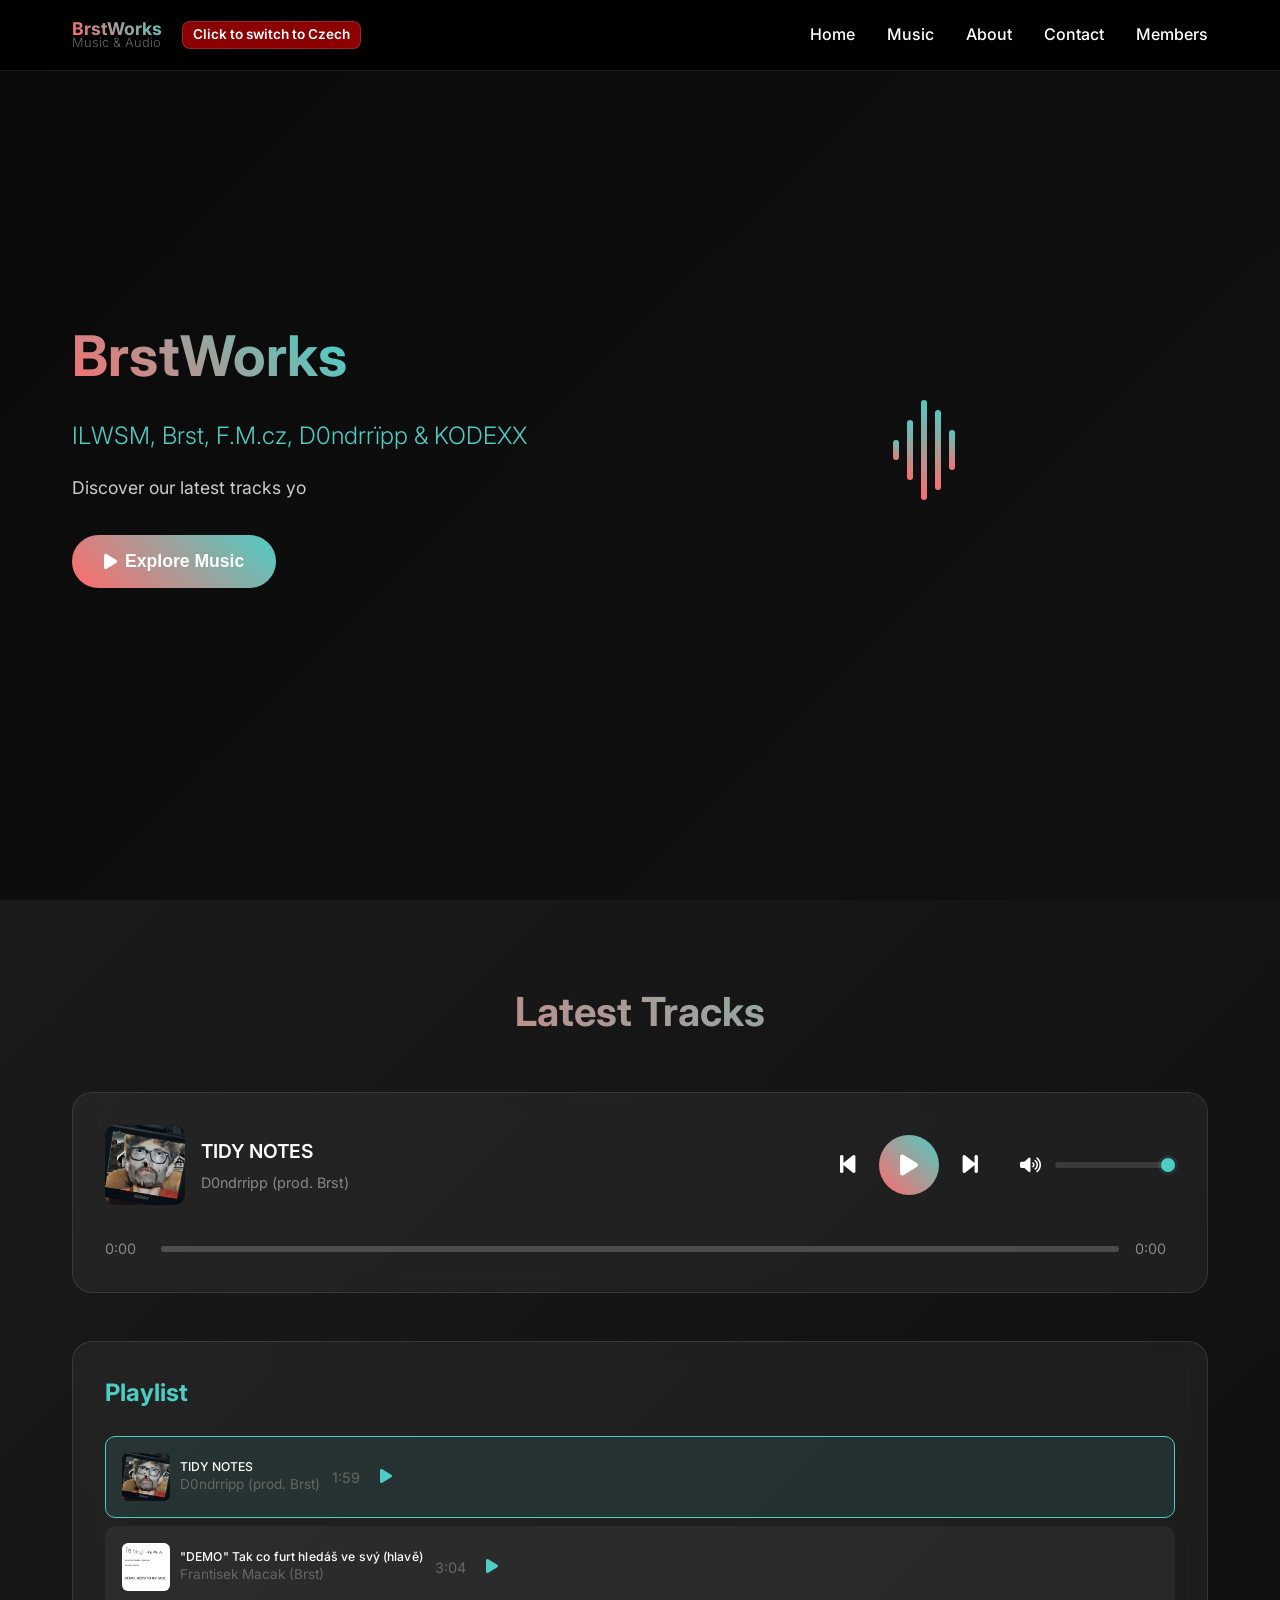
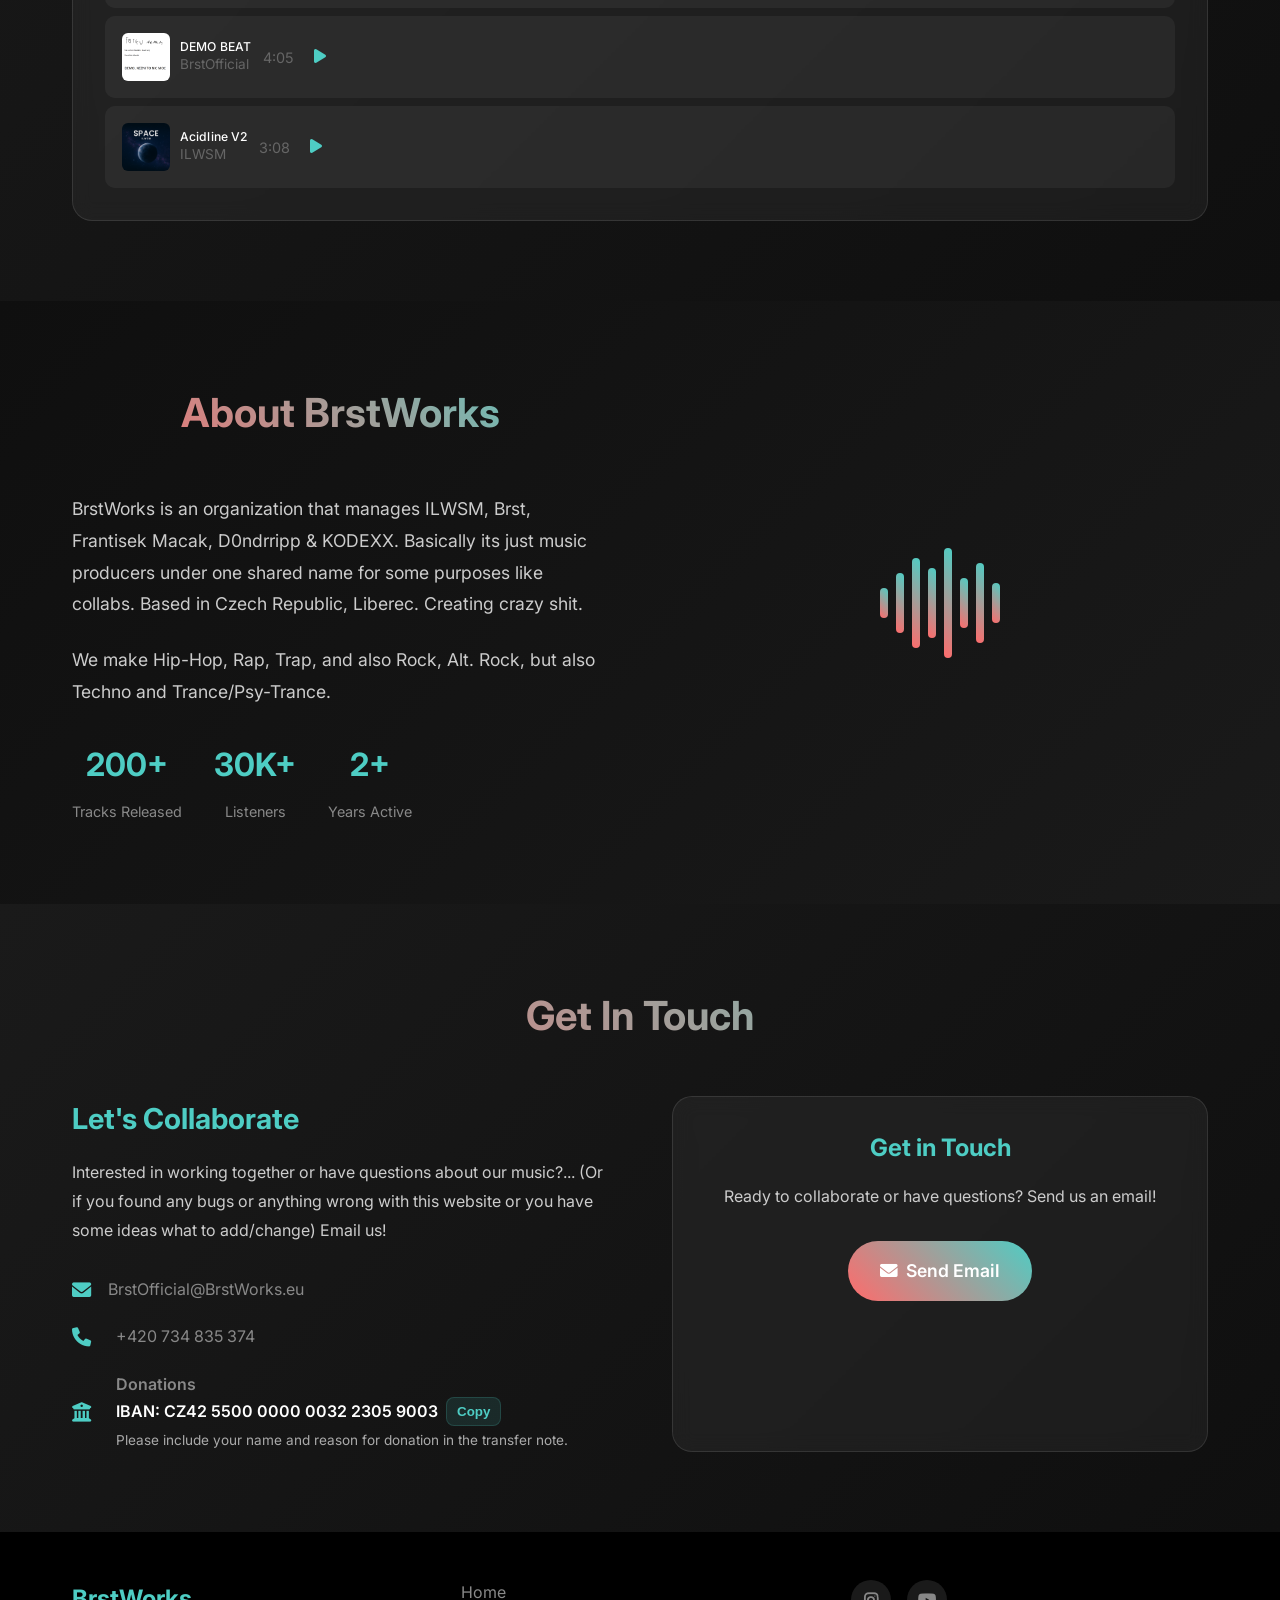
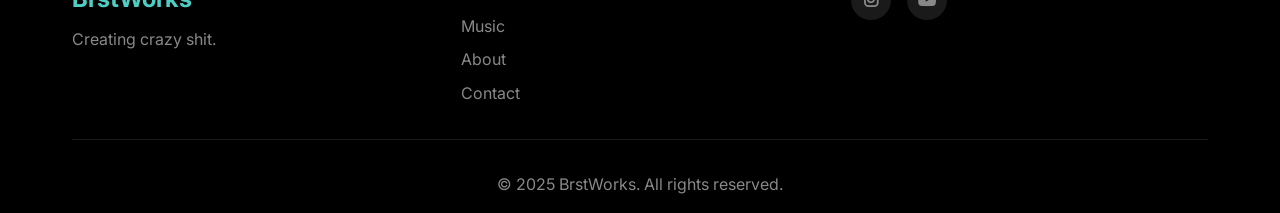
<file: index.html>
﻿<!DOCTYPE html>
<html lang="en">
<head>
    <meta charset="UTF-8">
    <meta name="viewport" content="width=device-width, initial-scale=1.0">
    <title>BrstWorks - Music & Audio</title>
    <meta name="description" content="BrstWorks Official Website.">
    <meta name="robots" content="index, follow">
    <meta name="googlebot" content="index, follow">
    <meta property="og:image" content="assets/images/logo.png">
    <meta property="og:url" content="https://BrstWorks.eu/">
    <meta property="og:type" content="website">
    <meta property="og:site_name" content="BrstWorks Web">
    <meta name="copyright" content="© 2025 BrstWorks">
    <link rel="stylesheet" href="styles.css">
    <link rel="apple-touch-icon" sizes="57x57" href="assets/images/apple-icon-57x57.png">
    <link rel="apple-touch-icon" sizes="60x60" href="assets/images/apple-icon-60x60.png">
    <link rel="apple-touch-icon" sizes="72x72" href="assets/images/apple-icon-72x72.png">
    <link rel="apple-touch-icon" sizes="76x76" href="assets/images/apple-icon-76x76.png">
    <link rel="apple-touch-icon" sizes="114x114" href="assets/images/apple-icon-114x114.png">
    <link rel="apple-touch-icon" sizes="120x120" href="assets/images/apple-icon-120x120.png">
    <link rel="apple-touch-icon" sizes="144x144" href="assets/images/apple-icon-144x144.png">
    <link rel="apple-touch-icon" sizes="152x152" href="assets/images/apple-icon-152x152.png">
    <link rel="apple-touch-icon" sizes="180x180" href="assets/images/apple-icon-180x180.png">
    <link rel="icon" type="image/png" sizes="192x192"  href="assets/images/android-icon-192x192.png">
    <link rel="icon" type="image/png" sizes="32x32" href="assets/images/favicon-32x32.png">
    <link rel="icon" type="image/png" sizes="96x96" href="assets/images/favicon-96x96.png">
    <link rel="icon" type="image/png" sizes="16x16" href="assets/images/favicon-16x16.png">
    <link rel="manifest" href="assets/manifest.json">
    <meta name="msapplication-TileColor" content="#ffffff">
    <meta name="msapplication-TileImage" content="assets/images/ms-icon-144x144.png">
    <meta name="theme-color" content="#ffffff">
    <link rel="preconnect" href="https://fonts.googleapis.com">
    <link rel="preconnect" href="https://fonts.gstatic.com" crossorigin>
    <link href="https://fonts.googleapis.com/css2?family=Inter:wght@400;500;600&display=swap" rel="stylesheet" media="print" onload="this.media='all'">
    <!-- debile co tady ctes kod  -->
    <style>
        /* Essential icons inline for faster loading */
        .fas::before, .fab::before { font-family: 'Font Awesome 6 Free', 'Font Awesome 6 Brands'; font-weight: 900; }
        .fa-play::before { content: "\f04b"; }
        .fa-pause::before { content: "\f04c"; }
        .fa-step-backward::before { content: "\f048"; }
        .fa-step-forward::before { content: "\f051"; }
        .fa-envelope::before { content: "\f0e0"; }
        .fab { font-weight: 400; }
        .fa-spotify::before { content: "\f1bc"; }
        .fa-soundcloud::before { content: "\f1be"; }
        .fa-youtube::before { content: "\f167"; }
        .fa-instagram::before { content: "\f16d"; }
        .fa-twitter::before { content: "\f099"; }

        /* jako pouzil jsem ai a co jako*/
        .nav-brand {
            display: flex;
            align-items: center;
            gap: 12px;
        }
        .brand-logo {
            width: 48px;
            height: 48px;
            object-fit: contain;
            display: block;
        }
        .brand-text { line-height: 1; }
        .brand-title { margin: 0; font-size: 1.1rem; }
        .brand-subtitle { display: block; font-size: 0.8rem; color: #666; }
    </style>
    <link rel="stylesheet" href="https://cdnjs.cloudflare.com/ajax/libs/font-awesome/6.0.0/css/all.min.css" media="print" onload="this.media='all'">
</head>
<body>
    <!-- Header -->
    <header class="header">
        <nav class="nav">
            <div class="nav-container">
                <div class="nav-brand">
                   
                    <div class="brand-text">
                        <h1 class="brand-title">BrstWorks</h1>
                        <span class="brand-subtitle">Music & Audio</span>
                    </div>
                    <a class="lang-switch" href="https://brstworks.github.io/" rel="alternate" hreflang="cs" title="Přepnout na češtinu" aria-label="Switch to Czech">Click to switch to Czech</a>
              
                </div>
                <ul class="nav-menu">
                    <li class="nav-item">
                        <a href="#home" class="nav-link">Home</a>
                    </li>
                    <li class="nav-item">
                        <a href="#music" class="nav-link">Music</a>
                    </li>
                    <li class="nav-item">
                        <a href="#about" class="nav-link">About</a>
                    </li>
                    <li class="nav-item">
                        <a href="#contact" class="nav-link">Contact</a>
                    </li>
                    <li class="nav-item">
                        <a href="/Members" class="nav-link">Members</a>
                    </li>
                </ul>
                <div class="nav-toggle" id="mobile-menu">
                    <span class="bar"></span>
                    <span class="bar"></span>
                    <span class="bar"></span>
                </div>
            </div>
        </nav>
    </header>

    <!-- Hero Section -->
    <section id="home" class="hero">
        <div class="hero-content">
            <h1 class="hero-title">BrstWorks</h1>
            <p class="hero-subtitle">ILWSM, Brst, F.M.cz, D0ndrrïpp & KODEXX</p>
            <p class="hero-description">Discover our latest tracks yo</p>
            <button class="cta-button" onclick="scrollToSection('music')">
                <i class="fas fa-play"></i> Explore Music
            </button>
        </div>
        <div class="hero-visual">
            <div class="sound-wave">
                <div class="wave-bar"></div>
                <div class="wave-bar"></div>
                <div class="wave-bar"></div>
                <div class="wave-bar"></div>
                <div class="wave-bar"></div>
            </div>
        </div>
    </section>

    <!-- Music Player Section -->
    <section id="music" class="music-section">
        <div class="container">
            <h2 class="section-title">Latest Tracks</h2>
            
            <!-- Music Player -->
            <div class="music-player">
                <div class="player-display">
                    <div class="track-info">
                        <div class="track-cover-container">
                            <img src="" alt="Track Cover" class="track-cover" id="trackCover" style="display: none;">
                            <div class="cover-placeholder" style="
                                width: 80px;
                                height: 80px;
                                border-radius: 10px;
                                background: linear-gradient(45deg, #4ecdc4, #ff6b6b);
                                display: flex;
                                align-items: center;
                                justify-content: center;
                                color: white;
                                font-weight: bold;
                                font-size: 1.5rem;
                            ">♪</div>
                        </div>
                        <div class="track-details">
                            <h3 class="track-title" id="trackTitle">Select a track to play</h3>
                            <p class="track-artist" id="trackArtist">BrstWorks</p>
                        </div>
                    </div>
                    <div class="player-controls">
                        <button class="control-btn" id="prevBtn">
                            <i class="fas fa-step-backward"></i>
                        </button>
                        <button class="control-btn play-btn" id="playBtn">
                            <i class="fas fa-play"></i>
                        </button>
                        <button class="control-btn" id="nextBtn">
                            <i class="fas fa-step-forward"></i>
                        </button>
                        <div class="volume-control" id="volumeControl">
    <button class="volume-btn" id="muteBtn" aria-label="Mute/unmute" title="Mute / Unmute">
        <i class="fas fa-volume-up" id="volumeIcon" aria-hidden="true"></i>
    </button>
    <input id="volumeSlider" class="volume-slider" type="range" min="0" max="1" step="0.01" value="1" aria-label="Volume">
</div>
                    </div>
                </div>
                <div class="progress-container">
                    <span class="time" id="currentTime">0:00</span>
                    <div class="progress-bar">
                        <div class="progress" id="progress"></div>
                    </div>
                    <span class="time" id="duration">0:00</span>
                </div>
                <audio id="audio" preload="none"></audio>
            </div>

            <!-- Playlist -->
            <div class="playlist">
                <h3 class="playlist-title">Playlist</h3>
                <div class="track-list" id="trackList">
                    <div class="track-item" data-src="https://www.soundjay.com/misc/sounds/bell-ringing-05.wav">
                        <div class="track-number">01</div>
                        <div class="track-info-small">
                            <div class="track-name">Electronic Dreams</div>
                            <div class="track-duration">3:45</div>
                        </div>
                        <button class="play-track-btn">
                            <i class="fas fa-play"></i>
                        </button>
                    </div>
                    <div class="track-item" data-src="https://www.soundjay.com/misc/sounds/bell-ringing-05.wav">
                        <div class="track-number">02</div>
                        <div class="track-info-small">
                            <div class="track-name">Midnight Vibes</div>
                            <div class="track-duration">4:12</div>
                        </div>
                        <button class="play-track-btn">
                            <i class="fas fa-play"></i>
                        </button>
                    </div>
                    <div class="track-item" data-src="https://www.soundjay.com/misc/sounds/bell-ringing-05.wav">
                        <div class="track-number">03</div>
                        <div class="track-info-small">
                            <div class="track-name">Urban Pulse</div>
                            <div class="track-duration">2:58</div>
                        </div>
                        <button class="play-track-btn">
                            <i class="fas fa-play"></i>
                        </button>
                    </div>
                    <div class="track-item" data-src="https://www.soundjay.com/misc/sounds/bell-ringing-05.wav">
                        <div class="track-number">04</div>
                        <div class="track-info-small">
                            <div class="track-name">Chill Waves</div>
                            <div class="track-duration">5:23</div>
                        </div>
                        <button class="play-track-btn">
                            <i class="fas fa-play"></i>
                        </button>
                    </div>
                </div>
            </div>
        </div>
    </section>

    <!-- About Section -->
    <section id="about" class="about-section">
        <div class="container">
            <div class="about-content">
                <div class="about-text">
                    <h2 class="section-title">About BrstWorks</h2>
                    <p class="about-description">
                        BrstWorks is an organization that manages ILWSM, Brst, Frantisek Macak, D0ndrripp & KODEXX.
                        Basically its just music producers under one shared name for some purposes like collabs.   
                        Based in Czech Republic, Liberec. Creating crazy shit.</p>
                    <p class="about-description">
                        We make Hip-Hop, Rap, Trap, and also Rock, Alt. Rock, but also Techno and Trance/Psy-Trance.
                    </p>
                    <div class="stats">
                        <div class="stat-item">
                            <span class="stat-number">200+</span>
                            <span class="stat-label">Tracks Released</span>
                        </div>
                        <div class="stat-item">
                            <span class="stat-number">30K+</span>
                            <span class="stat-label">Listeners</span>
                        </div>
                        <div class="stat-item">
                            <span class="stat-number">2+</span>
                            <span class="stat-label">Years Active</span>
                        </div>
                    </div>
                </div>
                <div class="about-visual">
                    <div class="sound-visualization">
                        <div class="viz-bar"></div>
                        <div class="viz-bar"></div>
                        <div class="viz-bar"></div>
                        <div class="viz-bar"></div>
                        <div class="viz-bar"></div>
                        <div class="viz-bar"></div>
                        <div class="viz-bar"></div>
                        <div class="viz-bar"></div>
                    </div>
                </div>
            </div>
        </div>
    </section>

    <!-- Contact Section -->
    <section id="contact" class="contact-section">
        <div class="container">
            <h2 class="section-title">Get In Touch</h2>
            <div class="contact-content">
                <div class="contact-info">
                    <h3>Let's Collaborate</h3>
                    <p>Interested in working together or have questions about our music?...  (Or if you found any bugs or anything wrong with this website or you have some ideas what to add/change) Email us!</p>
                    <div class="contact-methods">
                        <div class="contact-method">
                            <i class="fas fa-envelope"></i>
                            <span>BrstOfficial@BrstWorks.eu</span>
                        </div>
                        <div class="contact-method" style="margin-top:6px;">
                            <i class="fas fa-phone"></i>
                            <a href="tel:+420 734 835 374" style="color:inherit; text-decoration:none; margin-left:8px;">+420 734 835 374</a>
                        </div>
                        <!-- Donations / Bank account (English) - insert inside .contact-methods near email/phone -->
<div class="contact-method" style="margin-top:6px;">
  <i class="fas fa-university" aria-hidden="true"></i>
  <div class="bank-info" style="margin-left:8px;">
    <div class="bank-label" style="font-weight:600;">Donations</div>
    <div style="display:flex;align-items:center;gap:8px;flex-wrap:wrap;">
      <span class="bank-account" id="donationIban">IBAN: CZ42 5500 0000 0032 2305 9003</span>
      <button class="copy-btn" data-copy-target="donationIban" type="button" aria-label="Copy IBAN">Copy</button>
    </div>
    <div class="bank-note" style="font-size:0.85rem;color:#aaa;margin-top:4px;">
      Please include your name and reason for donation in the transfer note.
    </div>
  </div>
</div>
                    </div>
                </div>
                <div class="contact-form">
                    <div class="simple-contact">
                        <h4>Get in Touch</h4>
                        <p>Ready to collaborate or have questions? Send us an email!</p>
                        <a href="mailto:BrstOfficial@BrstWorks.eu?subject=Contact from BrstWorks Website&body=Hi there! I'd like to get in touch about..." class="contact-btn email-btn">
                            <i class="fas fa-envelope"></i> Send Email
                        </a>
                    </div>
                </div>
            </div>
        </div>
    </section>

    <!-- Footer -->
    <footer class="footer">
        <div class="container">
            <div class="footer-content">
                <div class="footer-brand">
                    <h3>BrstWorks</h3>
                    <p>Creating crazy shit.</p>
                    <!-- Default gnrcounter.com code for brstworks.eu -->
<script language="JavaScript" type="text/javascript" src="https://gnrcounter.com/counter.php?accId=7289f3f1d20f294c84e6576cfb44149b"></script>
<noscript>
<a href="https://gnrcounter.com" title="Web Analytics">Web Analytics</a>
</noscript>
<!-- End of gnrcounter.com Code -->  

                </div>
                <div class="footer-links">
                    <a href="#home">Home</a>
                    <a href="#music">Music</a>
                    <a href="#about">About</a>
                    <a href="#contact">Contact</a>
                </div>
                <div class="footer-social">
                    <a href="https://www.instagram.com/brstworks.eu" class="social-link"><i class="fab fa-instagram"></i></a>
                    <a href="https://www.youtube.com/@BrstWorks" class="social-link"><i class="fab fa-youtube"></i></a>
                </div>
            </div>
            <div class="footer-bottom">
                <p>&copy; 2025 BrstWorks. All rights reserved.</p>
            </div>
        </div>
    </footer>

    <!-- Fallback logic: if local logo.png is missing, replace with inline SVG so a logo is always visible -->
    <script>
        (function () {
            const img = document.getElementById('siteLogo');
            if (!img) return;

            // try HEAD fetch to verify file exists (works on http/https)
            const logoPath = img.getAttribute('src') || 'assets/images/logo.png';

            function setSvgFallback() {
                const svg = `
<svg xmlns="http://www.w3.org/2000/svg" viewBox="0 0 64 64" width="64" height="64" preserveAspectRatio="xMidYMid meet" role="img" aria-label="BrstWorks logo">
  <defs>
    <linearGradient id="bwGrad" x1="0" x2="1" y1="0" y2="1">
      <stop offset="0" stop-color="#4ecdc4"/>
      <stop offset="1" stop-color="#ff6b6b"/>
    </linearGradient>
  </defs>
  <rect width="64" height="64" rx="12" fill="url(#bwGrad)"/>
  <path d="M16 44 L28 20 L36 40 L48 18" stroke="#fff" stroke-width="4" fill="none" stroke-linecap="round" stroke-linejoin="round"/>
  <circle cx="12" cy="18" r="2.5" fill="#fff"/>
</svg>`;
                img.src = 'data:image/svg+xml;utf8,' + encodeURIComponent(svg);
                img.style.objectFit = 'contain';
            }

            // If served over file://, fetch HEAD will fail — skip to fallback check
            if (location.protocol === 'file:') {
                // rely on naturalWidth to detect missing image after a short delay
                img.addEventListener('error', setSvgFallback);
                setTimeout(() => {
                    if (!img.naturalWidth) setSvgFallback();
                }, 250);
                return;
            }

            // Try HEAD first, fall back to GET on some servers
            fetch(logoPath, { method: 'HEAD' }).then(res => {
                if (!res.ok) setSvgFallback();
            }).catch(() => {
                // try GET as some hosts don't support HEAD properly
                fetch(logoPath, { method: 'GET' }).then(res => {
                    if (!res.ok) setSvgFallback();
                }).catch(() => {
                    setSvgFallback();
                });
            });
        })();
    </script>

    <script src="script.js"></script>
</body>
</html>
</file>
<file: styles.css>
﻿/* Optimized font loading - reduced weight variations */
* {
    margin: 0;
    padding: 0;
    box-sizing: border-box;
}

html {
    scroll-behavior: smooth;
}

body {
    font-family: 'Inter', -apple-system, BlinkMacSystemFont, sans-serif;
    background: linear-gradient(135deg, #0a0a0a 0%, #1a1a1a 100%);
    color: #ffffff;
    line-height: 1.6;
    overflow-x: hidden;
}

.container {
    max-width: 1200px;
    margin: 0 auto;
    padding: 0 2rem;
}

/* Header Styles */
.header {
    position: fixed;
    top: 0;
    width: 100%;
    background: rgba(0, 0, 0, 0.95);
    backdrop-filter: blur(10px);
    z-index: 1000;
    border-bottom: 1px solid rgba(255, 255, 255, 0.1);
}

.nav-container {
    max-width: 1200px;
    margin: 0 auto;
    padding: 0 2rem;
    display: flex;
    justify-content: space-between;
    align-items: center;
    height: 70px;
}

.nav-brand {
    display: flex;
    flex-direction: row; /* changed from column */
    align-items: center;
    gap: 12px;
    white-space: nowrap;
}

.brand-text {
    display: flex;
    flex-direction: column;
    line-height: 1;
}

.brand-title {
    font-size: 1.5rem;
    font-weight: 700;
    background: linear-gradient(45deg, #ff6b6b, #4ecdc4);
    background-clip: text;
    -webkit-background-clip: text;
    -webkit-text-fill-color: transparent;
    line-height: 1;
}

.brand-subtitle {
    font-size: 0.7rem;
    color: #888;
    font-weight: 300;
}

.nav-menu {
    display: flex;
    list-style: none;
    gap: 2rem;
}

.nav-link {
    color: #ffffff;
    text-decoration: none;
    font-weight: 500;
    transition: all 0.3s ease;
    position: relative;
}

.nav-link:hover {
    color: #4ecdc4;
}

.nav-link::after {
    content: '';
    position: absolute;
    bottom: -5px;
    left: 0;
    width: 0;
    height: 2px;
    background: linear-gradient(45deg, #ff6b6b, #4ecdc4);
    transition: width 0.3s ease;
}

.nav-link:hover::after {
    width: 100%;
}

.nav-toggle {
    display: none;
    flex-direction: column;
    cursor: pointer;
}

.bar {
    width: 25px;
    height: 3px;
    background: #ffffff;
    margin: 3px 0;
    transition: 0.3s;
}

/* Hero Section */
.hero {
    min-height: 100vh;
    display: flex;
    align-items: center;
    justify-content: space-between;
    padding: 0 2rem;
    max-width: 1200px;
    margin: 0 auto;
    position: relative;
}

.hero-content {
    flex: 1;
    max-width: 600px;
}

.hero-title {
    font-size: 3.5rem;
    font-weight: 700;
    margin-bottom: 1rem;
    background: linear-gradient(45deg, #ff6b6b, #4ecdc4, #45b7d1);
    background-clip: text;
    -webkit-background-clip: text;
    -webkit-text-fill-color: transparent;
}

.hero-subtitle {
    font-size: 1.5rem;
    color: #4ecdc4;
    margin-bottom: 1rem;
    font-weight: 300;
}

.hero-description {
    font-size: 1.1rem;
    color: #cccccc;
    margin-bottom: 2rem;
    line-height: 1.8;
}

.cta-button {
    background: linear-gradient(45deg, #ff6b6b, #4ecdc4);
    color: white;
    border: none;
    padding: 1rem 2rem;
    font-size: 1.1rem;
    font-weight: 600;
    border-radius: 50px;
    cursor: pointer;
    transition: all 0.3s ease;
    display: inline-flex;
    align-items: center;
    gap: 0.5rem;
}

.cta-button:hover {
    transform: translateY(-2px);
    box-shadow: 0 10px 30px rgba(78, 205, 196, 0.3);
}

.hero-visual {
    flex: 1;
    display: flex;
    justify-content: center;
    align-items: center;
}

.sound-wave {
    display: flex;
    align-items: center;
    gap: 8px;
    height: 200px;
}

.wave-bar {
    width: 6px;
    background: linear-gradient(45deg, #ff6b6b, #4ecdc4);
    border-radius: 3px;
    animation: wave 2s ease-in-out infinite;
}

.wave-bar:nth-child(1) { height: 20px; animation-delay: 0s; }
.wave-bar:nth-child(2) { height: 60px; animation-delay: 0.3s; }
.wave-bar:nth-child(3) { height: 100px; animation-delay: 0.6s; }
.wave-bar:nth-child(4) { height: 80px; animation-delay: 0.9s; }
.wave-bar:nth-child(5) { height: 40px; animation-delay: 1.2s; }

@keyframes wave {
    0%, 100% { transform: scaleY(1); }
    50% { transform: scaleY(1.3); }
}

/* Music Section */
.music-section {
    padding: 5rem 0;
    background: linear-gradient(135deg, #1a1a1a 0%, #0f0f0f 100%);
}

.section-title {
    font-size: 2.5rem;
    text-align: center;
    margin-bottom: 3rem;
    background: linear-gradient(45deg, #ff6b6b, #4ecdc4);
    background-clip: text;
    -webkit-background-clip: text;
    -webkit-text-fill-color: transparent;
}

/* Music Player */
.music-player {
    background: rgba(255, 255, 255, 0.05);
    backdrop-filter: blur(10px);
    border-radius: 20px;
    padding: 2rem;
    margin-bottom: 3rem;
    border: 1px solid rgba(255, 255, 255, 0.1);
}

.player-display {
    display: flex;
    justify-content: space-between;
    align-items: center;
    margin-bottom: 2rem;
}

.track-info {
    display: flex;
    align-items: center;
    gap: 1rem;
}

.track-cover-container {
    position: relative;
    width: 80px;
    height: 80px;
}

.track-cover {
    width: 80px;
    height: 80px;
    border-radius: 10px;
    object-fit: cover;
    position: absolute;
    top: 0;
    left: 0;
}

.cover-placeholder {
    position: absolute;
    top: 0;
    left: 0;
    z-index: 1;
}

.track-title {
    font-size: 1.2rem;
    font-weight: 600;
    margin-bottom: 0.25rem;
}

.track-artist {
    color: #888;
    font-size: 0.9rem;
}

.player-controls {
    display: flex;
    gap: 1rem;
    align-items: center;
}

.control-btn {
    background: none;
    border: none;
    color: #ffffff;
    font-size: 1.5rem;
    cursor: pointer;
    padding: 0.5rem;
    border-radius: 50%;
    transition: all 0.3s ease;
}

.control-btn:hover {
    color: #4ecdc4;
    transform: scale(1.1);
}

.play-btn {
    background: linear-gradient(45deg, #ff6b6b, #4ecdc4);
    width: 60px;
    height: 60px;
    border-radius: 50%;
    display: flex;
    align-items: center;
    justify-content: center;
}

.play-btn:hover {
    transform: scale(1.05);
    box-shadow: 0 0 20px rgba(78, 205, 196, 0.5);
}

.progress-container {
    display: flex;
    align-items: center;
    gap: 1rem;
}

.time {
    font-size: 0.9rem;
    color: #888;
    min-width: 40px;
}

.progress-bar {
    flex: 1;
    height: 6px;
    background: rgba(255, 255, 255, 0.2);
    border-radius: 3px;
    cursor: pointer;
    position: relative;
}

.progress {
    height: 100%;
    background: linear-gradient(45deg, #ff6b6b, #4ecdc4);
    border-radius: 3px;
    width: 0%;
    transition: width 0.1s ease;
}

/* Playlist */
.playlist {
    background: rgba(255, 255, 255, 0.05);
    backdrop-filter: blur(10px);
    border-radius: 20px;
    padding: 2rem;
    border: 1px solid rgba(255, 255, 255, 0.1);
}

.playlist-title {
    font-size: 1.5rem;
    margin-bottom: 1.5rem;
    color: #4ecdc4;
}

.track-list {
    display: flex;
    flex-direction: column;
    gap: 0.5rem;
}

.track-item {
    display: flex;
    align-items: center;
    padding: 1rem;
    background: rgba(255, 255, 255, 0.05);
    border-radius: 10px;
    cursor: pointer;
    transition: all 0.3s ease;
    border: 1px solid transparent;
}

.track-item:hover {
    background: rgba(255, 255, 255, 0.1);
    border-color: rgba(78, 205, 196, 0.3);
}

.track-item.active {
    background: rgba(78, 205, 196, 0.1);
    border-color: #4ecdc4;
}

.track-number {
    width: 40px;
    color: #888;
    font-weight: 500;
}

.track-info-small {
    flex: 1;
    display: flex;
    justify-content: space-between;
    align-items: center;
}

.track-name {
    font-weight: 500;
}

/* Make track title smaller and improve line-height for wrapping */
.track-list .track-name,
.track-name {
  font-size: 0.95rem;    /* smaller title size */
  line-height: 1.2;
  font-weight: 500;
  letter-spacing: 0.01em;
}

/* Override: make track title smaller (forceful, safe) */
.track-list .track-name,
.track-name {
  font-size: 0.76rem !important;
  line-height: 1.15 !important;
  font-weight: 500 !important;
  letter-spacing: 0.01em !important;
}

/* Very small phones */
@media (max-width: 420px) {
  .track-list .track-name,
  .track-name {
    font-size: 0.78rem !important;
    line-height: 1.12 !important;
  }
}

.track-duration {
    color: #888;
    font-size: 0.9rem;
}

.play-track-btn {
    background: none;
    border: none;
    color: #4ecdc4;
    font-size: 1rem;
    cursor: pointer;
    padding: 0.5rem;
    border-radius: 50%;
    transition: all 0.3s ease;
}

.track-thumb-container {
    position: relative;
    width: 40px;
    height: 40px;
    flex-shrink: 0;
}

.track-item:hover .play-track-btn {
    opacity: 1;
}

.play-track-btn:hover {
    transform: scale(1.2);
}

/* About Section */
.about-section {
    padding: 5rem 0;
    background: linear-gradient(135deg, #0f0f0f 0%, #1a1a1a 100%);
}

.about-content {
    display: grid;
    grid-template-columns: 1fr 1fr;
    gap: 4rem;
    align-items: center;
}

.about-description {
    font-size: 1.1rem;
    color: #cccccc;
    margin-bottom: 1.5rem;
    line-height: 1.8;
}

.stats {
    display: flex;
    gap: 2rem;
    margin-top: 2rem;
}

.stat-item {
    text-align: center;
}

.stat-number {
    display: block;
    font-size: 2rem;
    font-weight: 700;
    color: #4ecdc4;
    margin-bottom: 0.5rem;
}

.stat-label {
    color: #888;
    font-size: 0.9rem;
}

.about-visual {
    display: flex;
    justify-content: center;
}

.sound-visualization {
    display: flex;
    align-items: center;
    gap: 8px;
    height: 150px;
}

.viz-bar {
    width: 8px;
    background: linear-gradient(45deg, #ff6b6b, #4ecdc4);
    border-radius: 4px;
    animation: visualization 2s ease-in-out infinite;
}

.viz-bar:nth-child(1) { height: 30px; animation-delay: 0s; }
.viz-bar:nth-child(2) { height: 60px; animation-delay: 0.2s; }
.viz-bar:nth-child(3) { height: 90px; animation-delay: 0.4s; }
.viz-bar:nth-child(4) { height: 70px; animation-delay: 0.6s; }
.viz-bar:nth-child(5) { height: 110px; animation-delay: 0.8s; }
.viz-bar:nth-child(6) { height: 50px; animation-delay: 1s; }
.viz-bar:nth-child(7) { height: 80px; animation-delay: 1.2s; }
.viz-bar:nth-child(8) { height: 40px; animation-delay: 1.4s; }

@keyframes visualization {
    0%, 100% { transform: scaleY(1); opacity: 0.7; }
    50% { transform: scaleY(1.8); opacity: 1; }
}

/* Contact Section */
.contact-section {
    padding: 5rem 0;
    background: linear-gradient(135deg, #1a1a1a 0%, #0f0f0f 100%);
}

.contact-content {
    display: grid;
    grid-template-columns: 1fr 1fr;
    gap: 4rem;
}

.contact-info h3 {
    font-size: 1.8rem;
    margin-bottom: 1rem;
    color: #4ecdc4;
}

.contact-info p {
    color: #cccccc;
    margin-bottom: 2rem;
    line-height: 1.8;
}

.contact-methods {
    display: flex;
    flex-direction: column;
    gap: 1rem;
}

.contact-method {
    display: flex;
    align-items: center;
    gap: 1rem;
    color: #888;
}

.contact-method i {
    color: #4ecdc4;
    font-size: 1.2rem;
    width: 20px;
}

.contact-form {
    background: rgba(255, 255, 255, 0.05);
    backdrop-filter: blur(10px);
    border-radius: 20px;
    padding: 2rem;
    border: 1px solid rgba(255, 255, 255, 0.1);
}

.simple-contact {
    text-align: center;
}

.simple-contact h4 {
    color: #4ecdc4;
    margin-bottom: 1rem;
    font-size: 1.5rem;
}

.simple-contact p {
    color: #cccccc;
    margin-bottom: 2rem;
    line-height: 1.6;
}

.contact-btn {
    display: inline-flex;
    align-items: center;
    gap: 0.5rem;
    padding: 1rem 2rem;
    background: linear-gradient(45deg, #ff6b6b, #4ecdc4);
    color: white;
    text-decoration: none;
    border-radius: 50px;
    font-weight: 600;
    font-size: 1.1rem;
    transition: all 0.3s ease;
}

.contact-btn:hover {
    transform: translateY(-2px);
    box-shadow: 0 10px 30px rgba(78, 205, 196, 0.3);
}

.form-group {
    margin-bottom: 1.5rem;
}

.form-group input,
.form-group textarea {
    width: 100%;
    padding: 1rem;
    background: rgba(255, 255, 255, 0.1);
    border: 1px solid rgba(255, 255, 255, 0.2);
    border-radius: 10px;
    color: #ffffff;
    font-size: 1rem;
    transition: all 0.3s ease;
}

.form-group input:focus,
.form-group textarea:focus {
    outline: none;
    border-color: #4ecdc4;
    box-shadow: 0 0 0 2px rgba(78, 205, 196, 0.2);
}

.form-group textarea {
    height: 120px;
    resize: vertical;
}

.submit-btn {
    width: 100%;
    padding: 1rem;
    background: linear-gradient(45deg, #ff6b6b, #4ecdc4);
    border: none;
    border-radius: 10px;
    color: white;
    font-size: 1rem;
    font-weight: 600;
    cursor: pointer;
    transition: all 0.3s ease;
}

.submit-btn:hover {
    transform: translateY(-2px);
    box-shadow: 0 10px 30px rgba(78, 205, 196, 0.3);
}

/* Footer */
.footer {
    background: #000000;
    padding: 3rem 0 1rem;
}

.footer-content {
    display: grid;
    grid-template-columns: 1fr 1fr 1fr;
    gap: 2rem;
    margin-bottom: 2rem;
}

.footer-brand h3 {
    font-size: 1.5rem;
    margin-bottom: 0.5rem;
    color: #4ecdc4;
}

.footer-brand p {
    color: #888;
}

.footer-links {
    display: flex;
    flex-direction: column;
    gap: 0.5rem;
}

.footer-links a {
    color: #888;
    text-decoration: none;
    transition: color 0.3s ease;
}

.footer-links a:hover {
    color: #4ecdc4;
}

.footer-social {
    display: flex;
    gap: 1rem;
}

.social-link {
    display: flex;
    align-items: center;
    justify-content: center;
    width: 40px;
    height: 40px;
    background: rgba(255, 255, 255, 0.1);
    border-radius: 50%;
    color: #888;
    text-decoration: none;
    transition: all 0.3s ease;
}

.social-link:hover {
    background: #4ecdc4;
    color: #000;
    transform: translateY(-2px);
}

.footer-bottom {
    padding-top: 2rem;
    border-top: 1px solid rgba(255, 255, 255, 0.1);
    text-align: center;
    color: #888;
}

/* Volume control */
.volume-control {
    display: flex;
    align-items: center;
    gap: 8px;
    margin-left: 12px;
}

.volume-btn {
    background: transparent;
    border: none;
    cursor: pointer;
    font-size: 1.05rem;
    color: inherit;
    padding: 6px;
    display: inline-flex;
    align-items: center;
    justify-content: center;
}

.volume-slider {
    width: 120px;
    height: 6px;
    -webkit-appearance: none;
    appearance: none;
    background: rgba(255,255,255,0.12);
    border-radius: 6px;
    outline: none;
    margin: 0;
    padding: 0;
}

/* WebKit thumb */
.volume-slider::-webkit-slider-thumb {
    -webkit-appearance: none;
    width: 14px;
    height: 14px;
    background: #4ecdc4;
    border-radius: 50%;
    box-shadow: 0 0 0 3px rgba(78,205,196,0.12);
}

/* Firefox thumb */
.volume-slider::-moz-range-thumb {
    width: 14px;
    height: 14px;
    background: #4ecdc4;
    border-radius: 50%;
    border: none;
}

/* Responsive Design */
@media (max-width: 768px) {
    .nav-menu {
        position: fixed;
        left: -100%;
        top: 70px;
        flex-direction: column;
        background-color: rgba(0, 0, 0, 0.95);
        backdrop-filter: blur(10px);
        width: 100%;
        text-align: center;
        transition: 0.3s;
        padding: 2rem 0;
        border-top: 1px solid rgba(255, 255, 255, 0.1);
    }

    .nav-menu.active {
        left: 0;
    }

    .nav-toggle {
        display: flex;
    }

    .nav-toggle.active .bar:nth-child(2) {
        opacity: 0;
    }

    .nav-toggle.active .bar:nth-child(1) {
        transform: translateY(8px) rotate(45deg);
    }

    .nav-toggle.active .bar:nth-child(3) {
        transform: translateY(-8px) rotate(-45deg);
    }

    .hero {
        flex-direction: column;
        text-align: center;
        padding-top: 5rem;
    }

    .hero-title {
        font-size: 2.5rem;
    }

    .hero-visual {
        margin-top: 2rem;
    }

    .player-display {
        flex-direction: column;
        gap: 1rem;
        text-align: center;
    }

    .about-content,
    .contact-content {
        grid-template-columns: 1fr;
        gap: 2rem;
    }

    .footer-content {
        grid-template-columns: 1fr;
        text-align: center;
    }

    .stats {
        justify-content: center;
    }

    .container {
        padding: 0 1rem;
    }

    .track-info-small {
        flex-direction: column;
        align-items: flex-start;
        gap: 0.25rem;
    }

    .sound-wave {
        height: 150px;
    }

    .sound-visualization {
        height: 100px;
    }

    /* taller rows so wrapped text has room */
    .track-item {
        min-height: 84px;
        padding: 0.9rem 1rem;
        align-items: flex-start;
        box-sizing: border-box;
    }

    /* keep number/thumb fixed */
    .track-number,
    .track-thumb-container {
        flex: 0 0 40px;
        width: 40px;
        margin-top: 6px;
    }

    /* stack title above artist and allow wrapping */
    .track-info-small {
        flex: 1 1 auto;
        display: flex;
        flex-direction: column;
        gap: 6px;
        min-width: 0; /* critical for wrapping */
    }

    .track-name {
        white-space: normal;
        overflow-wrap: anywhere;
        word-break: break-word;
        margin: 0;
        font-weight: 500;
        line-height: 1.2;
    }

    .track-artist-small {
        margin: 0;
        color: #bdbdbd;
        font-size: 0.9rem;
    }

    /* keep duration visually on the right of the info column */
    .track-duration {
        align-self: flex-end;
        color: #888;
        font-size: 0.9rem;
        white-space: nowrap;
    }

    /* keep play button at the row end */
    .play-track-btn {
        flex: 0 0 auto;
        margin-left: 12px;
        align-self: center;
    }
}

@media (max-width: 480px) {
    .hero-title {
        font-size: 2rem;
    }

    .section-title {
        font-size: 2rem;
    }

    .music-player,
    .playlist,
    .contact-form {
        padding: 1.5rem;
    }

    .stats {
        flex-direction: column;
        gap: 1rem;
    }
}

/* Smooth scrolling for anchor links */
@media (prefers-reduced-motion: no-preference) {
    html {
        scroll-behavior: smooth;
    }
}

.lang-switch {
    margin-left: 8px;
    align-self: center;
    display: inline-flex;
    align-items: center;
    gap: 8px;
    padding: 6px 10px;
    border-radius: 8px;
    border: 1px solid rgba(255,255,255,0.15); /* slightly stronger border */
    background: #8B0000; /* dark red background */
    color: #fff; /* white text for contrast */
    text-decoration: none;
    font-size: 0.85rem;
    font-weight: 600;
    line-height: 1;
    cursor: pointer;
    user-select: none;
    transition: transform .12s ease, background .12s ease, border-color .12s ease, box-shadow .12s ease;
}
.lang-switch:hover {
    background: #B22222; /* lighter red on hover for visibility */
    border-color: #ff4444; /* brighter border on hover */
    box-shadow: 0 0 6px rgba(255, 0, 0, 0.6); /* subtle glow */
}


/* Mobile: stack brand and language switch */
@media (max-width: 768px) {
    .nav-brand {
        flex-direction: column;
        align-items: flex-start;
        gap: 6px;
    }
    .lang-switch {
        margin-left: 0;
    }
}

/* Donation/bank styling (append to styles.css) */
.contact-method .bank-info { display: flex; flex-direction: column; }
.contact-method .bank-account { font-weight: 600; color: #fff; }
.contact-method .copy-btn {
    background: rgba(78,205,196,0.12);
    border: 1px solid rgba(78,205,196,0.18);
    color: #4ecdc4;
    padding: 6px 10px;
    border-radius: 8px;
    cursor: pointer;
    font-weight: 600;
}
.contact-method .copy-btn:hover { background: rgba(78,205,196,0.18); }
@media (max-width:560px){
    .contact-method .bank-account { display:block; word-break:break-all; }
    .contact-method .copy-btn { padding:6px 8px; font-size:0.9rem; }
}
</file>
